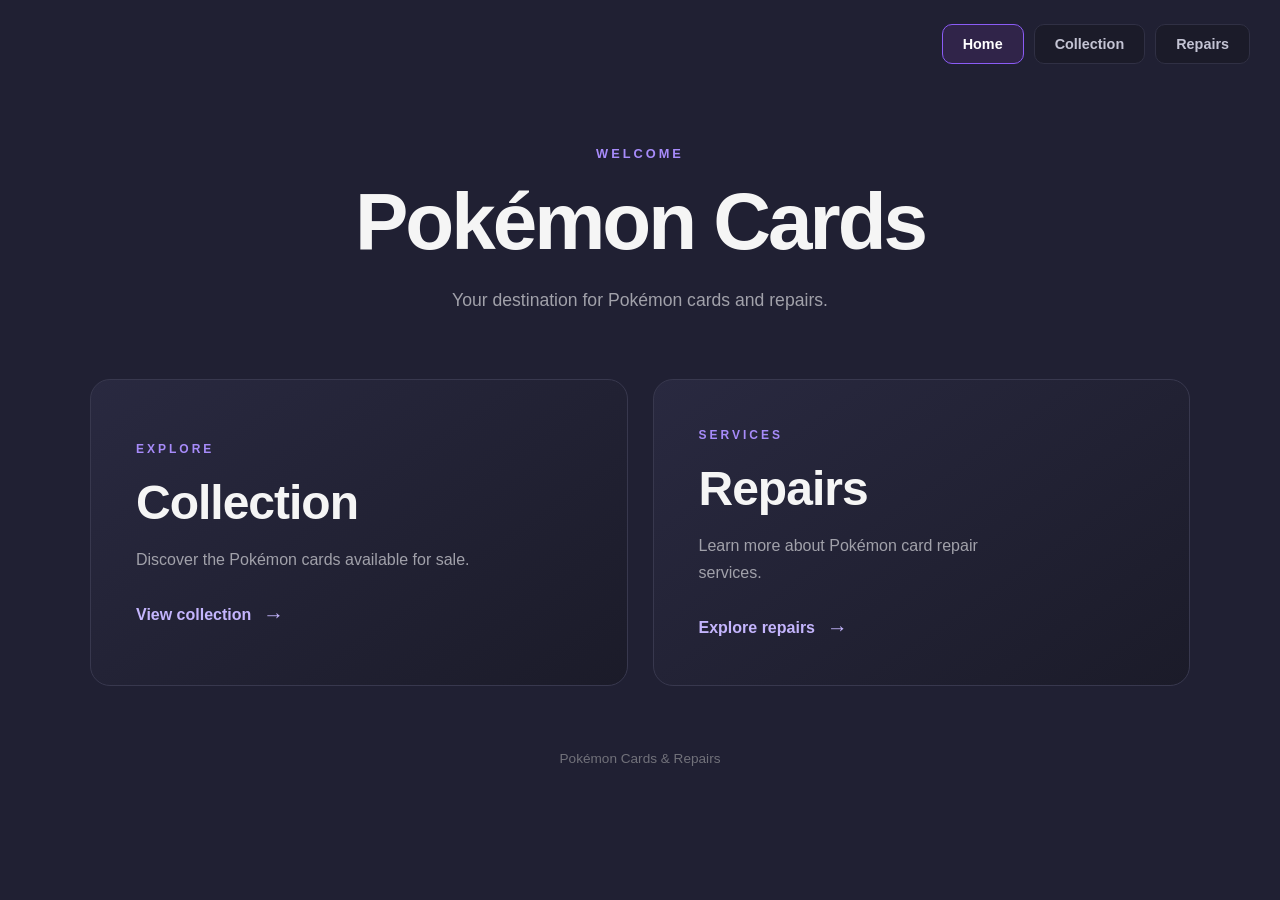
<file: index.html>
<!DOCTYPE html>
<html lang="en">

<head>
    <meta charset="UTF-8">
    <meta name="viewport" content="width=device-width, initial-scale=1.0">

    <title>Welcome | Pokémon Cards & Repairs</title>
    <link rel="icon" type="image/png" href="favicon.png?v=2">

    <link rel="stylesheet" href="css/style.css">
</head>

<body class="home-page">

    <main class="home-container">


<nav class="site-nav" aria-label="Main navigation">
    <a href="index.html" class="active" aria-current="page">Home</a>
    <a href="collection.html">Collection</a>
    <a href="repairs.html">Repairs</a>
</nav>


        <header class="home-header">
            <p class="eyebrow">WELCOME</p>

            <h1>Pokémon Cards</h1>

            <p class="home-subtitle">
                Your destination for Pokémon cards and repairs.
            </p>
        </header>

        <section class="home-options">

            <a href="collection.html" class="home-card">
                <div class="home-card-content">
                    <span class="home-card-label">EXPLORE</span>
                    <h2>Collection</h2>
                    <p>
                        Discover the Pokémon cards available for sale.
                    </p>
                    <span class="home-card-link">
                        View collection <span>→</span>
                    </span>
                </div>
            </a>

            <a href="repairs.html" class="home-card">
                <div class="home-card-content">
                    <span class="home-card-label">SERVICES</span>
                    <h2>Repairs</h2>
                    <p>
                        Learn more about Pokémon card repair services.
                    </p>
                    <span class="home-card-link">
                        Explore repairs <span>→</span>
                    </span>
                </div>
            </a>

        </section>

        <footer class="home-footer">
            Pokémon Cards & Repairs
        </footer>

    </main>

</body>
</html>
</file>
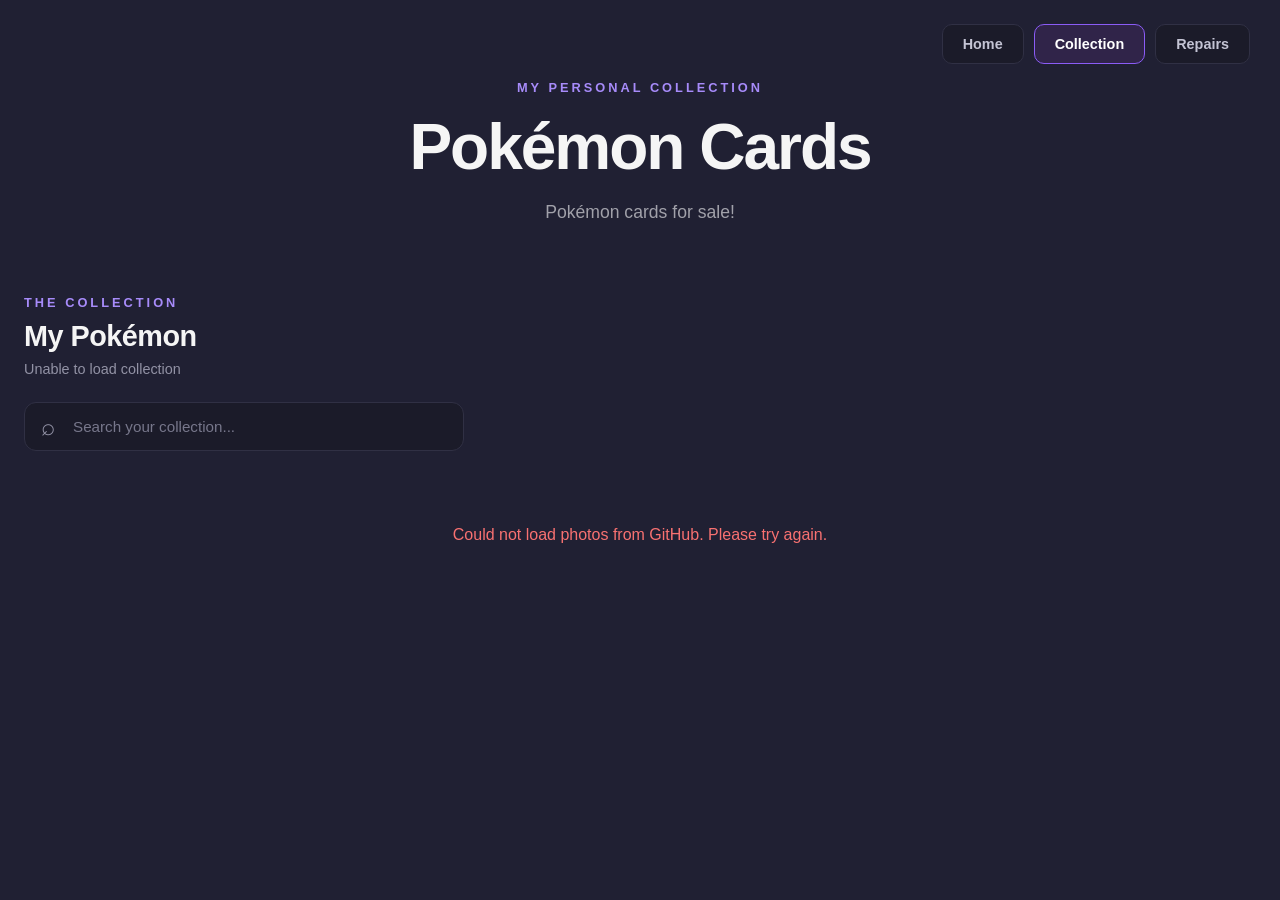
<file: collection.html>
<!DOCTYPE html>
<html lang="en">

<head>
    <meta charset="UTF-8">
    <meta name="viewport" content="width=device-width, initial-scale=1.0">

    <title>Pokémon Card Collection | Cars Shop</title>
    <link rel="icon" type="image/png" href="favicon.png?v=2">
    <link rel="stylesheet" href="css/style.css">
    <script src="js/main.js" defer></script>
</head>

<body>

    <main class="container">

        
<nav class="site-nav" aria-label="Main navigation">
    <a href="index.html">Home</a>
    <a href="collection.html" class="active" aria-current="page">Collection</a>
    <a href="repairs.html">Repairs</a>
</nav>


        <header class="header">
            <p class="eyebrow">MY PERSONAL COLLECTION</p>
            <h1>Pokémon Cards</h1>
            <p class="subtitle">
                Pokémon cards for sale!
            </p>
        </header>

  

<section class="gallery-section">

    <div class="gallery-heading">
        <div>
            <p class="eyebrow">THE COLLECTION</p>
            <h2>My Pokémon</h2>
            <p id="gallery-count">Loading collection...</p>
        </div>
    </div>

    <div class="search-container">
        <span class="search-icon">⌕</span>
        <input
            type="search"
            id="pokemon-search"
            placeholder="Search your collection..."
            aria-label="Search Pokémon"
            autocomplete="off"
        >
    </div>

    <div
        class="gallery"
        id="pokemon-gallery"
        aria-label="Pokémon card collection"
    >
    </div>

    <p
        id="gallery-status"
        class="gallery-status"
        role="status"
        aria-live="polite"
    ></p>

</section>


    </main>

</body>
</html>
</file>
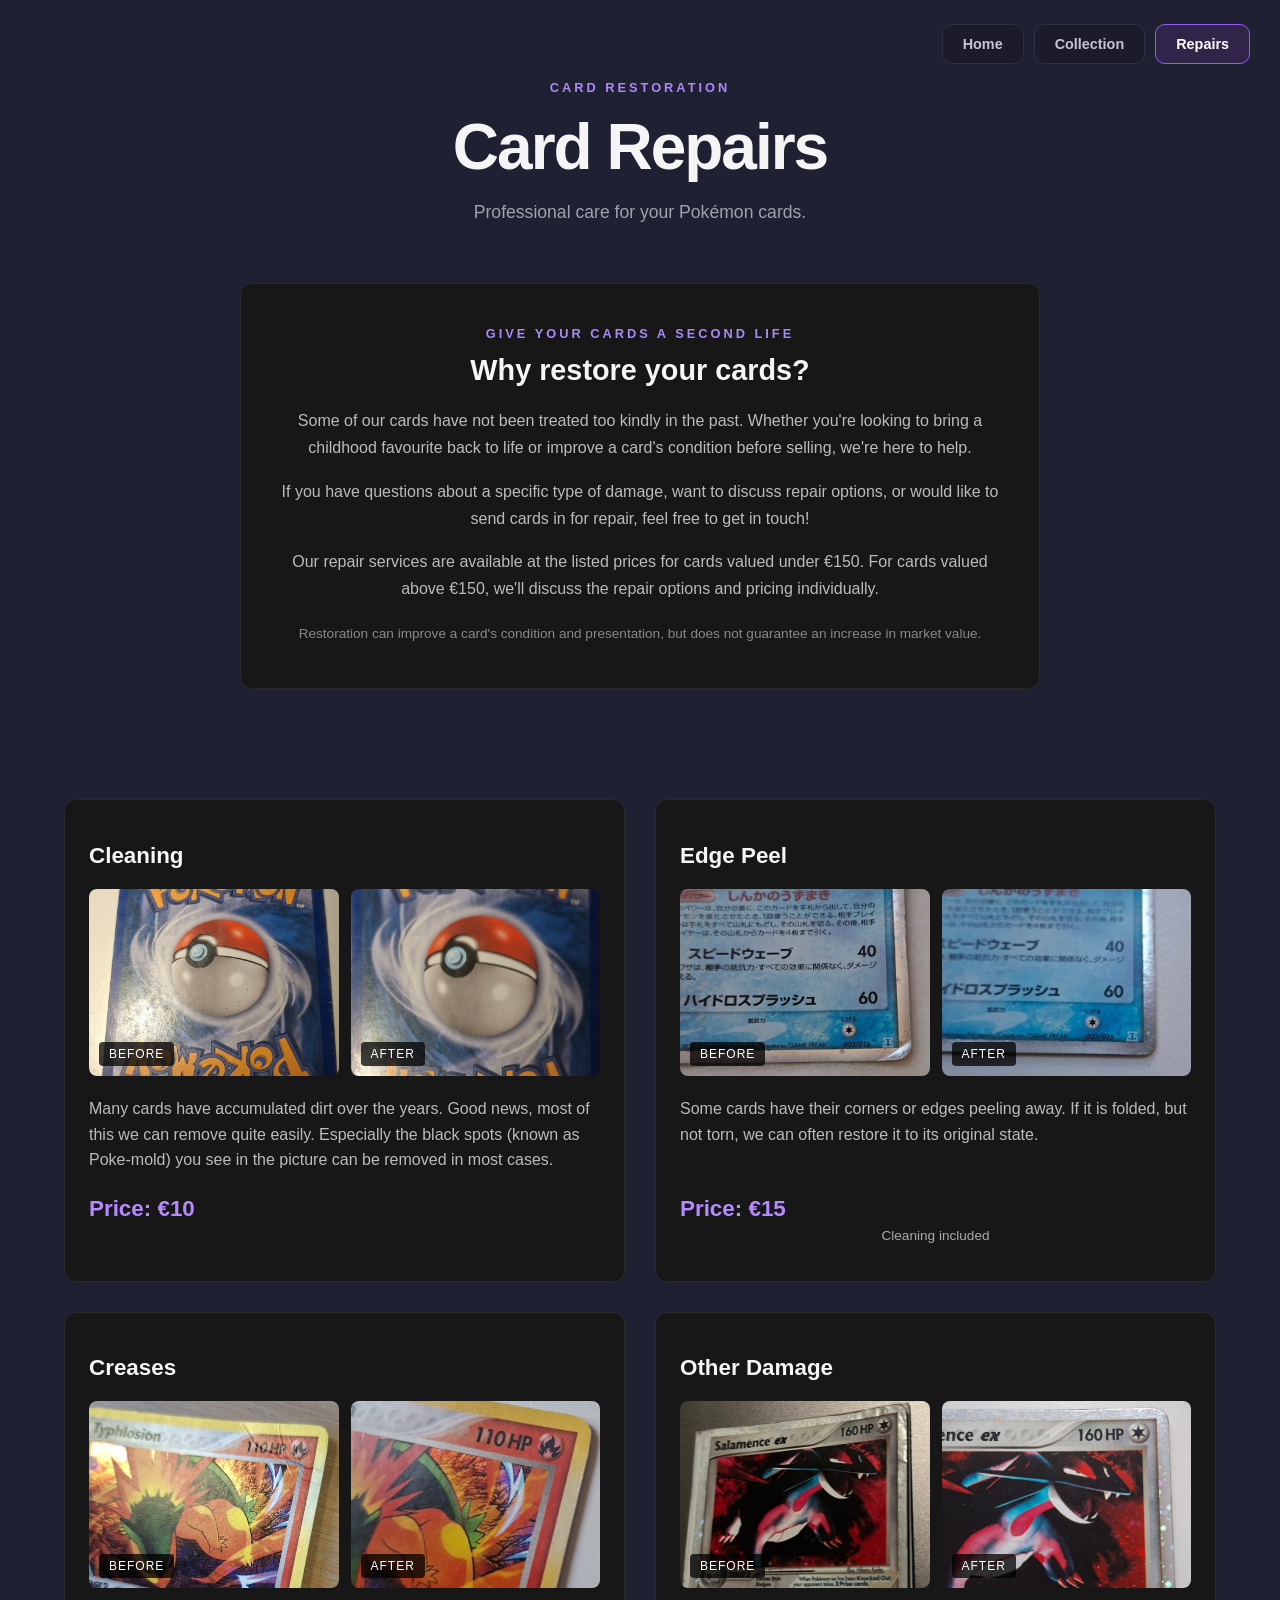
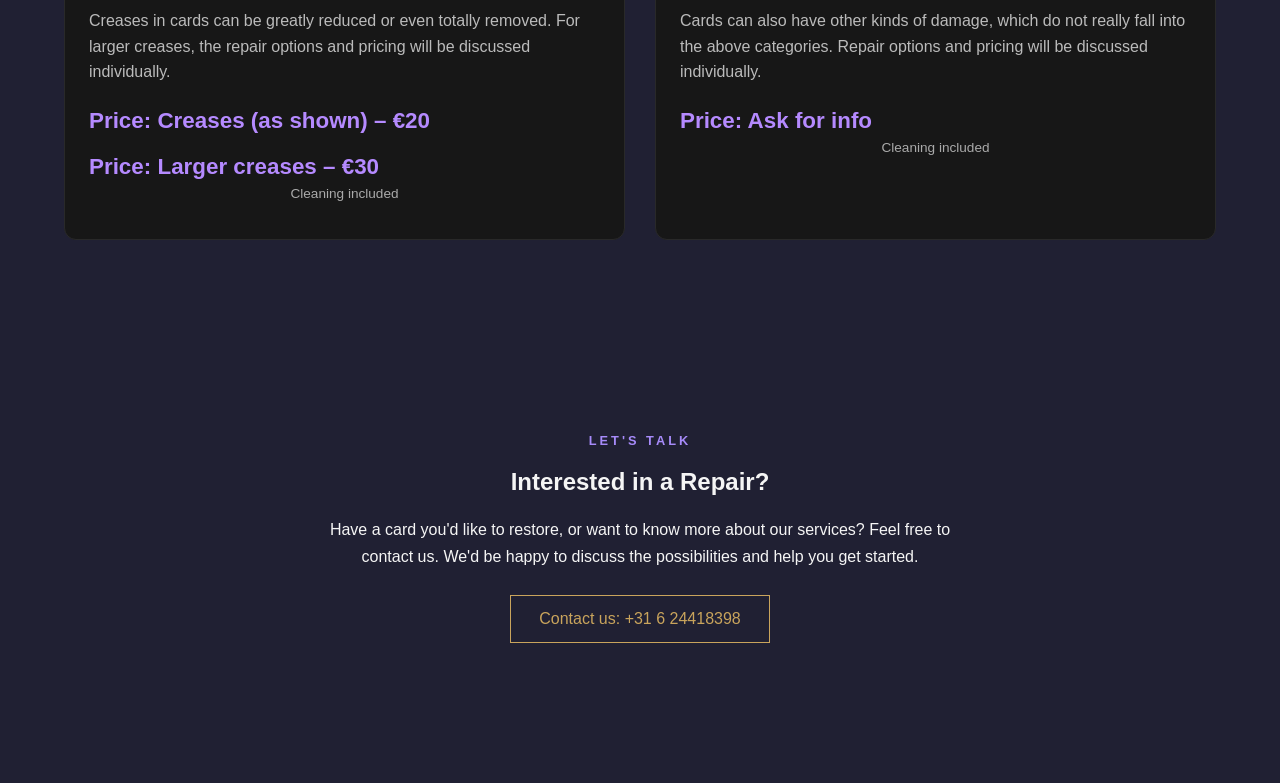
<file: repairs.html>
<!DOCTYPE html>
<html lang="en">

<head>
    <meta charset="UTF-8">
    <meta name="viewport" content="width=device-width, initial-scale=1.0">

    <title>Pokémon Card Repairs | Vintageholos</title>
    <link rel="icon" type="image/png" href="favicon.png?v=2">
    <link rel="stylesheet" href="css/style.css">
    <script src="js/main.js" defer></script>
</head>

<body>

    <main class="container">

        <nav class="site-nav" aria-label="Main navigation">
            <a href="index.html">Home</a>
            <a href="collection.html">Collection</a>
            <a href="repairs.html" class="active" aria-current="page">Repairs</a>
        </nav>

        <header class="header">
            <p class="eyebrow">CARD RESTORATION</p>
            <h1>Card Repairs</h1>
            <p class="subtitle">
                Professional care for your Pokémon cards.
            </p>
        </header>

        <section class="repair-intro">

            <p class="eyebrow">GIVE YOUR CARDS A SECOND LIFE</p>

            <h2>Why restore your cards?</h2>

            <p>
                Some of our cards have not been treated too kindly in the past.
                Whether you're looking to bring a childhood favourite back to life
                or improve a card's condition before selling, we're here to help.
            </p>

            <p>
                If you have questions about a specific type of damage, want to
                discuss repair options, or would like to send cards in for repair,
                feel free to get in touch!
            </p>

            <p>
                Our repair services are available at the listed prices
                for cards valued under €150.
                For cards valued above €150, we'll discuss the repair
                options and pricing individually.
            </p>

            <p class="repair-disclaimer">
                Restoration can improve a card's condition and presentation,
                but does not guarantee an increase in market value.
            </p>

        </section>

        <section class="repairs-section">

            <div class="repairs-grid">

                <!-- Cleaning -->
                <div class="repair-card">

                    <h2>Cleaning</h2>

                    <div class="repair-images">

                        <div class="repair-image">
                            <img
                                src="repair-photos/clean-before.jpg"
                                alt="Cleaning Before"
                                style="object-position: 50% 50%;">
                            <span>Before</span>
                        </div>

                        <div class="repair-image">
                            <img
                                src="repair-photos/clean-after.jpg"
                                alt="Cleaning After"
                                style="object-position: 50% 50%;">
                            <span>After</span>
                        </div>

                    </div>

                    <p class="repair-description">
                        Many cards have accumulated dirt over the years.
                        Good news, most of this we can remove quite easily.
                        Especially the black spots (known as Poke-mold) you see
                        in the picture can be removed in most cases.
                    </p>

                    <div class="repair-price">
                        <span>Price: €10</span>
                    </div>

                </div>

                <!-- Edge Peel -->
                <div class="repair-card">

                    <h2>Edge Peel</h2>

                    <div class="repair-images">

                        <div class="repair-image">
                            <img
                                src="repair-photos/edge-peel-before.jpg"
                                alt="Edge Peel Before"
                                style="object-position: 100% 100%;">
                            <span>Before</span>
                        </div>

                        <div class="repair-image">
                            <img
                                src="repair-photos/edge-peel-after.jpg"
                                alt="Edge Peel After"
                                style="object-position: 100% 100%;">
                            <span>After</span>
                        </div>

                    </div>

                    <p class="repair-description">
                        Some cards have their corners or edges peeling away.
                        If it is folded, but not torn, we can often restore it
                        to its original state.
                    </p>

                    <div class="repair-price">
                        <span>Price: €15</span>
                    </div>

                    <p class="repair-included">Cleaning included</p>

                </div>

                <!-- Creases -->
                <div class="repair-card">

                    <h2>Creases</h2>

                    <div class="repair-images">

                        <div class="repair-image">
                            <img
                                src="repair-photos/crease-before.jpg"
                                alt="Creases Before"
                                style="object-position: 50% 0%;">
                            <span>Before</span>
                        </div>

                        <div class="repair-image">
                            <img
                                src="repair-photos/crease-after.jpg"
                                alt="Creases After"
                                style="object-position: 50% 0%;">
                            <span>After</span>
                        </div>

                    </div>

                    <p class="repair-description">
                        Creases in cards can be greatly reduced or even totally removed.
                        For larger creases, the repair options and pricing will be
                        discussed individually.
                    </p>

                    <div class="repair-price">
                        <span>Price: Creases (as shown) – €20</span>
                    </div>

                    <div class="repair-price">
                        <span>Price: Larger creases – €30</span>
                    </div>

                    <p class="repair-included">Cleaning included</p>

                </div>

                <!-- Other Damage -->
                <div class="repair-card">

                    <h2>Other Damage</h2>

                    <div class="repair-images">

                        <div class="repair-image">
                            <img
                                src="repair-photos/other-damage-before.jpg"
                                alt="Other Damage Before"
                                style="object-position: 100% 0%;">
                            <span>Before</span>
                        </div>

                        <div class="repair-image">
                            <img
                                src="repair-photos/other-damage-after.jpg"
                                alt="Other Damage After"
                                style="object-position: 70% 0%;">
                            <span>After</span>
                        </div>

                    </div>

                    <p class="repair-description">
                        Cards can also have other kinds of damage, which do not
                        really fall into the above categories. Repair options
                        and pricing will be discussed individually.
                    </p>

                    <div class="repair-price">
                        <span>Price: Ask for info</span>
                    </div>

                    <p class="repair-included">Cleaning included</p>

                </div>

            </div>

        </section>

        <section class="repair-contact">

            <p class="eyebrow">LET'S TALK</p>
            <h2>Interested in a Repair?</h2>

            <p>
                Have a card you'd like to restore, or want to know more about our
                services? Feel free to contact us. We'd be happy to discuss the
                possibilities and help you get started.
            </p>

            <div class="repair-contact-button">
                Contact us: +31 6 24418398
            </div>

        </section>

    </main>

    <script src="js/repair-lightbox.js"></script>

</body>
</html>
</file>
<file: css/style.css>
/* =========================
   GENERAL
========================= */

* {
    box-sizing: border-box;
}

body {
    margin: 0;
    padding: 40px 24px;
    font-family: Arial, Helvetica, sans-serif;
    background: #202033;
    color: #f5f5f5;
    min-height: 100vh;
}

/* =========================
   HEADER
========================= */

.container {
    max-width: 1400px;
    margin: 0 auto;
}

.header {
    text-align: center;
    margin: 40px 0 60px;
}

.eyebrow {
    color: #a78bfa;
    font-size: 0.8rem;
    font-weight: bold;
    letter-spacing: 3px;
}

h1 {
    font-size: clamp(2.5rem, 6vw, 4rem);
    margin: 15px 0;
    letter-spacing: -2px;
}

.subtitle {
    color: #a1a1aa;
    font-size: 1.1rem;
}

/* =========================
   GALLERY
========================= */

.gallery {
    display: grid;
    grid-template-columns: repeat(auto-fill, minmax(220px, 1fr));
    gap: 40px 30px;
}

.item {
    text-align: center;
    min-width: 0;
}

/* =========================
   POKEMON CARDS
========================= */

.kaart {
    display: block;
    width: 100%;
    padding: 0;
    border: none;
    background: transparent;
    aspect-ratio: 63 / 88;
    perspective: 1200px;
    cursor: pointer;
}

.kaart-binnen {
    display: block;
    position: relative;
    width: 100%;
    height: 100%;
    transform-style: preserve-3d;
    transition: transform 0.65s ease;
}

.kaart.omgedraaid .kaart-binnen {
    transform: rotateY(180deg);
}

.kaart img {
    position: absolute;
    inset: 0;
    width: 100%;
    height: 100%;
    object-fit: contain;
    border-radius: 12px;
    backface-visibility: hidden;
    -webkit-backface-visibility: hidden;
    transition: filter 0.3s ease;
}

.kaart .back {
    transform: rotateY(180deg);
}

.kaart:hover {
    filter: drop-shadow(0 12px 20px rgba(139, 92, 246, 0.2));
}

.kaart:focus-visible {
    outline: 3px solid #a78bfa;
    outline-offset: 5px;
    border-radius: 12px;
}

/* =========================
   POKEMON NAME
========================= */

.naam {
    margin-top: 16px;
    font-size: 1.2rem;
    font-weight: 600;
    color: #e4e4e7;
}

/* =========================
   FOOTER
========================= */

.footer {
    text-align: center;
    color: #71717a;
    font-size: 0.9rem;
    margin-top: 80px;
}

/* =========================
   MOBILE
========================= */

@media (max-width: 600px) {
    body {
        padding: 20px 16px;
    }

    .header {
        margin: 30px 0 40px;
    }

    .gallery {
        grid-template-columns: repeat(2, minmax(0, 1fr));
        gap: 30px 16px;
    }

    .naam {
        font-size: 1rem;
    }
}

@media (prefers-reduced-motion: reduce) {
    .kaart-binnen {
        transition: none;
    }
}

/* =========================
   DYNAMIC GALLERY
========================= */

.gallery-section {
    margin-top: 60px;
}

.gallery-heading {
    display: flex;
    justify-content: space-between;
    align-items: center;
    gap: 15px;
    margin-bottom: 25px;
}

.gallery-heading .eyebrow {
    margin-bottom: 10px;
}

.gallery-heading h2 {
    font-size: 1.8rem;
    margin: 0 0 8px;
    letter-spacing: -0.5px;
}

#gallery-count {
    color: #9292a5;
    font-size: 0.9rem;
    margin: 0;
}

.gallery-status {
    color: #9292a5;
    text-align: center;
    margin-top: 35px;
}

.gallery-status.error {
    color: #f87171;
}

.gallery-status:empty {
    display: none;
}

/* =========================
   SEARCH BAR
========================= */

.search-container {
    position: relative;
    max-width: 440px;
    margin-bottom: 40px;
}

.search-icon {
    position: absolute;
    left: 17px;
    top: 50%;
    transform: translateY(-50%);
    font-size: 1.5rem;
    color: #9292a5;
    pointer-events: none;
}

#pokemon-search {
    width: 100%;
    padding: 15px 18px 15px 48px;
    background: #1b1b29;
    border: 1px solid #303044;
    border-radius: 12px;
    color: #f5f5f5;
    font-size: 0.95rem;
    outline: none;
    transition: border-color 0.2s ease;
}

#pokemon-search::placeholder {
    color: #77778b;
}

#pokemon-search:focus {
    border-color: #8b5cf6;
}

/* GALLERY GRID */

.gallery {
    display: grid;
    grid-template-columns: repeat(auto-fill, minmax(220px, 1fr));
    gap: 40px 30px;
}

/* NO HOVER EFFECTS */

.kaart,
.kaart img {
    transition: none !important;
}

.kaart:hover {
    filter: none !important;
    transform: none !important;
}

/* CARD NAME */

.naam {
    color: #e4e4ed;
    font-size: 1.1rem;
    font-weight: 600;
    margin-top: 15px;
}

/* MOBILE GALLERY */

@media (max-width: 600px) {
    .gallery-section {
        margin-top: 40px;
    }

    .gallery-heading h2 {
        font-size: 1.5rem;
    }

    .search-container {
        max-width: 100%;
        margin-bottom: 30px;
    }
}

/* =========================
   HOMEPAGE
========================= */

.home-page {
    min-height: 100vh;
    display: flex;
    align-items: center;
    justify-content: center;
    padding: 50px 24px;
}

.home-container {
    width: 100%;
    max-width: 1100px;
    margin: 0 auto;
}

.home-header {
    text-align: center;
    margin-bottom: 65px;
}

.home-header h1 {
    font-size: clamp(2.8rem, 7vw, 5rem);
    margin: 15px 0;
    letter-spacing: -3px;
}

.home-subtitle {
    color: #a1a1aa;
    font-size: 1.1rem;
    line-height: 1.6;
}

.home-options {
    display: grid;
    grid-template-columns: repeat(2, minmax(0, 1fr));
    gap: 25px;
}

.home-card {
    position: relative;
    display: flex;
    align-items: center;
    min-height: 300px;
    padding: 45px;
    overflow: hidden;
    text-decoration: none;
    color: #f5f5f5;
    background: linear-gradient(145deg, #292940, #1b1b29);
    border: 1px solid #38384e;
    border-radius: 20px;
    transition: border-color 0.25s ease;
}

.home-card-content {
    position: relative;
    z-index: 1;
}

.home-card-label {
    color: #a78bfa;
    font-size: 0.75rem;
    font-weight: bold;
    letter-spacing: 3px;
}

.home-card h2 {
    font-size: clamp(2rem, 4vw, 3rem);
    margin: 18px 0 12px;
    letter-spacing: -1px;
}

.home-card p {
    color: #a1a1aa;
    font-size: 1rem;
    line-height: 1.7;
    max-width: 340px;
    margin-bottom: 30px;
}

.home-card-link {
    display: inline-flex;
    align-items: center;
    gap: 12px;
    color: #c4b5fd;
    font-weight: 600;
}

.home-card-link span {
    font-size: 1.3rem;
}

.home-footer {
    margin-top: 65px;
    text-align: center;
    color: #71717a;
    font-size: 0.85rem;
}

/* HOMEPAGE MOBILE */

@media (max-width: 650px) {
    .home-page {
        padding: 40px 20px;
    }

    .home-header {
        margin-bottom: 40px;
    }

    .home-header h1 {
        letter-spacing: -2px;
    }

    .home-options {
        grid-template-columns: 1fr;
        gap: 18px;
    }

    .home-card {
        min-height: 230px;
        padding: 30px;
    }

    .home-footer {
        margin-top: 40px;
    }
}

/* =========================
   REPAIRS CONTENT
========================= */

.repairs-content {
    max-width: 700px;
    margin: 0 auto;
    padding: 45px;
    text-align: center;
    background: #1b1b29;
    border: 1px solid #303044;
    border-radius: 18px;
}

.repairs-content h2 {
    font-size: 1.8rem;
    margin-bottom: 15px;
}

.repairs-content p {
    color: #a1a1aa;
    line-height: 1.7;
}

.back-home {
    display: inline-block;
    margin-top: 30px;
    color: #c4b5fd;
    text-decoration: none;
    font-weight: 600;
}

@media (max-width: 600px) {
    .repairs-content {
        padding: 30px 20px;
    }
}

/* =========================
   MAIN NAVIGATION
========================= */

.site-nav {
    position: fixed;
    top: 24px;
    right: 30px;
    z-index: 1000;
    display: flex;
    justify-content: flex-end;
    align-items: center;
    gap: 10px;
    width: auto;
    margin: 0;
}

.site-nav a {
    display: inline-block;
    padding: 11px 20px;
    color: #c4c4d4;
    background: #1b1b29;
    border: 1px solid #303044;
    border-radius: 10px;
    text-decoration: none;
    font-size: 0.9rem;
    font-weight: 600;
    transition: color 0.2s ease, border-color 0.2s ease;
}

.site-nav a.active {
    color: #ffffff;
    background: #302449;
    border-color: #8b5cf6;
}

.site-nav a:hover {
    color: #ffffff;
    border-color: #8b5cf6;
}

/* MOBILE NAVIGATION */

@media (max-width: 600px) {
    .site-nav {
        top: 15px;
        right: 15px;
        gap: 6px;
    }

    .site-nav a {
        padding: 9px 12px;
        font-size: 0.8rem;
    }
}

/* =========================
   REPAIRS PAGE
========================= */

.repairs-section {
    max-width: 1200px;
    margin: 0 auto;
    padding: 60px 24px;
}

.repairs-header {
    text-align: center;
    margin-bottom: 50px;
}

.repairs-header h1 {
    font-size: 2.5rem;
    margin-bottom: 12px;
}

.repairs-header p {
    color: #aaa;
    font-size: 1rem;
}

.repairs-grid {
    display: grid;
    grid-template-columns: repeat(2, minmax(0, 1fr));
    gap: 30px;
}

.repair-card {
    background: #171717;
    border: 1px solid #292929;
    border-radius: 12px;
    padding: 24px;
}

.repair-card h2 {
    font-size: 1.4rem;
    margin-bottom: 20px;
}

.repair-images {
    display: grid;
    grid-template-columns: repeat(2, minmax(0, 1fr));
    gap: 12px;
}

.repair-image {
    position: relative;
    overflow: hidden;
    border-radius: 8px;
    aspect-ratio: 4 / 3;
}

.repair-image img {
    width: 100%;
    height: 100%;
    object-fit: cover;
    display: block;
}

.repair-image span {
    position: absolute;
    bottom: 10px;
    left: 10px;
    background: rgba(0, 0, 0, 0.75);
    color: white;
    padding: 5px 10px;
    border-radius: 4px;
    font-size: 0.75rem;
    text-transform: uppercase;
    letter-spacing: 1px;
}

.repair-description {
    color: #bbb;
    line-height: 1.6;
    margin-top: 20px;
    min-height: 80px;
}

.repair-price {
    font-size: 1.4rem;
    font-weight: 600;
    color: #b58aff;
    margin-top: 20px;
}

/* MOBILE REPAIRS */

@media (max-width: 700px) {
    .repairs-grid {
        grid-template-columns: 1fr;
    }

    .repairs-section {
        padding: 40px 18px;
    }

    .repairs-header h1 {
        font-size: 2rem;
    }
}

/* =========================
   REPAIR INTRO
========================= */

.repair-intro {
    max-width: 800px;
    margin: 0 auto 50px;
    padding: 30px;
    text-align: center;
    background: #171717;
    border: 1px solid #292929;
    border-radius: 12px;
}

.repair-intro h2 {
    font-size: 1.8rem;
    margin: 10px 0 20px;
}

.repair-intro > p:not(.eyebrow):not(.repair-disclaimer) {
    color: #bbb;
    line-height: 1.7;
    margin-bottom: 15px;
}

.repair-disclaimer {
    color: #888;
    font-size: 0.85rem;
    line-height: 1.5;
    margin-top: 22px;
}

@media (max-width: 700px) {
    .repair-intro {
        padding: 22px;
        margin-bottom: 35px;
    }

    .repair-intro h2 {
        font-size: 1.5rem;
    }
}

/* =========================
   REPAIR PHOTO LIGHTBOX
========================= */

.repair-lightbox {
    position: fixed;
    inset: 0;
    z-index: 9999;
    background: rgba(0, 0, 0, 0.92);
    display: flex;
    align-items: center;
    justify-content: center;
    padding: 25px;
    opacity: 0;
    visibility: hidden;
    transition: opacity 0.25s ease, visibility 0.25s ease;
    cursor: zoom-out;
}

.repair-lightbox.active {
    opacity: 1;
    visibility: visible;
}

.repair-lightbox img {
    display: block;
    max-width: 92vw;
    max-height: 90vh;
    width: auto;
    height: auto;
    object-fit: contain;
    border-radius: 6px;
    box-shadow: 0 10px 60px rgba(0, 0, 0, 0.7);
    cursor: default;
}

.repair-image img {
    cursor: zoom-in;
}

.repair-contact {
    text-align: center;
    max-width: 700px;
    margin: 80px auto 60px;
    padding: 40px 25px;
}

.repair-contact h2 {
    margin-bottom: 20px;
}

.repair-contact p:not(.eyebrow) {
    line-height: 1.7;
    margin-bottom: 25px;
}

.repair-contact-button {
    display: inline-block;
    padding: 14px 28px;
    border: 1px solid #c9a45c;
    color: #c9a45c;
    text-decoration: none;
    transition: 0.2s ease;
}

.repair-contact-button:hover {
    background: #c9a45c;
    color: #111;
}

.repair-included {
    font-size: 0.85rem;
    color: #aaa;
    margin-top: 6px;
    text-align: center;
}
</file>
